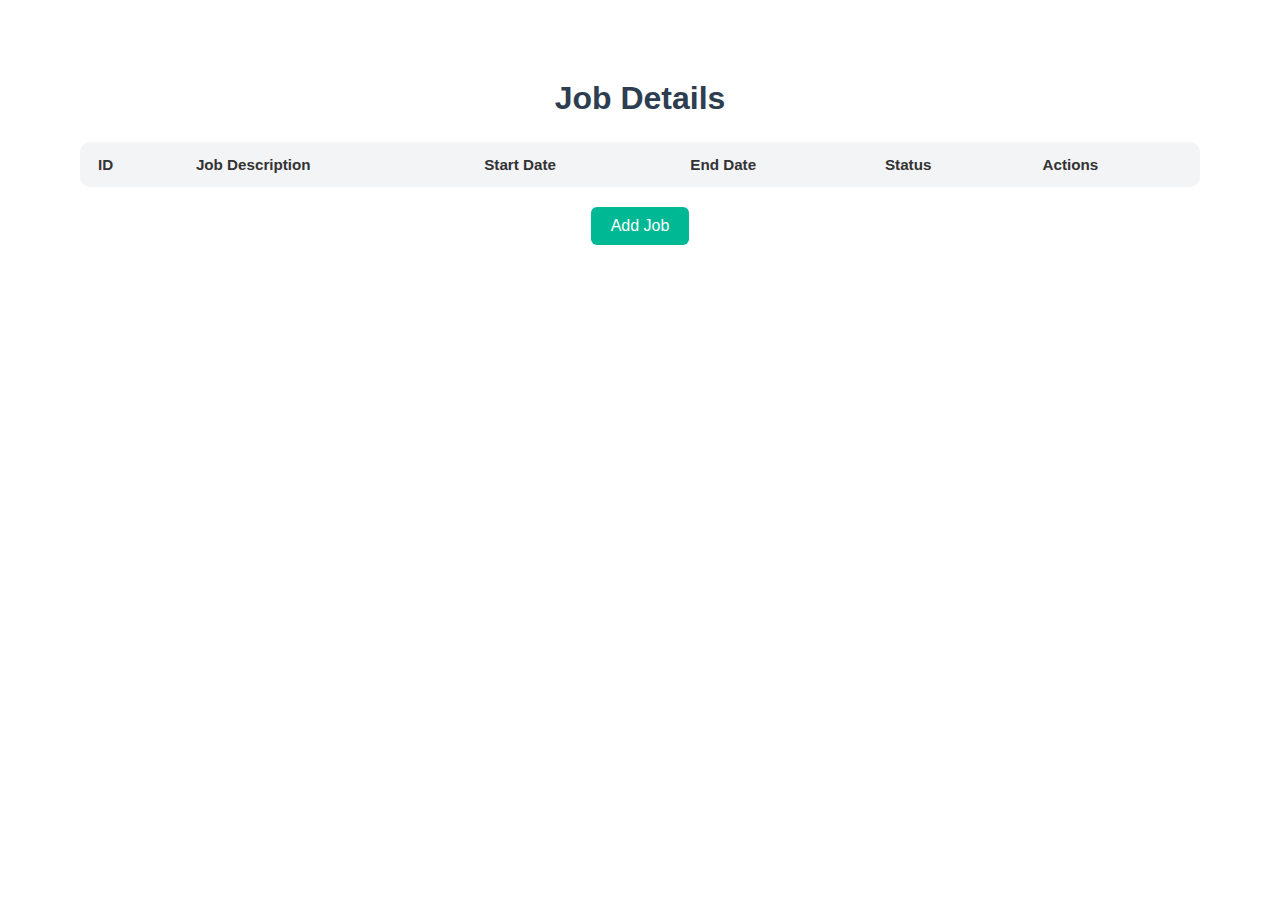
<file: index.html>
<!DOCTYPE html>
<html lang="en">
<head>
  <meta charset="UTF-8" />
  <meta name="viewport" content="width=device-width, initial-scale=1.0"/>
  <title>Job Tracker</title>
  <link rel="stylesheet" href="style.css" />
</head>
<body>
  <div class="container">
    <h1>Job Details</h1>
    <table id="jobTable">
      <thead>
        <tr>
          <th>ID</th>
          <th>Job Description</th>
          <th>Start Date</th>
          <th>End Date</th>
          <th>Status</th>
          <th>Actions</th>
        </tr>
      </thead>
      <tbody></tbody>
    </table>

    <a href="form.html"><button>Add Job</button></a>
  </div>

  <script>
    const tbody = document.querySelector('#jobTable tbody');
    let jobs = JSON.parse(localStorage.getItem('jobs')) || [];

    function renderTable() {
      tbody.innerHTML = '';
      jobs.forEach((job, index) => {
        const row = document.createElement('tr');
        row.innerHTML = `
          <td>${index + 1}</td>
          <td><a href="details.html?index=${index}">${job.description}</a></td>
          <td>${job.startDate}</td>
          <td>${job.endDate}</td>
          <td class="${job.status.replace(/\s+/g, '')}">${job.status}</td>
          <td>
            <a href="form.html?index=${index}"><button class="edit-btn">Edit</button></a>
            <button class="delete-btn" onclick="deleteJob(${index})">Delete</button>
          </td>
        `;
        tbody.appendChild(row);
      });
    }

    function deleteJob(index) {
      if (confirm('Are you sure you want to delete this job?')) {
        jobs.splice(index, 1);
        localStorage.setItem('jobs', JSON.stringify(jobs));
        renderTable();
      }
    }

    renderTable();
  </script>
</body>
</html>
</file>
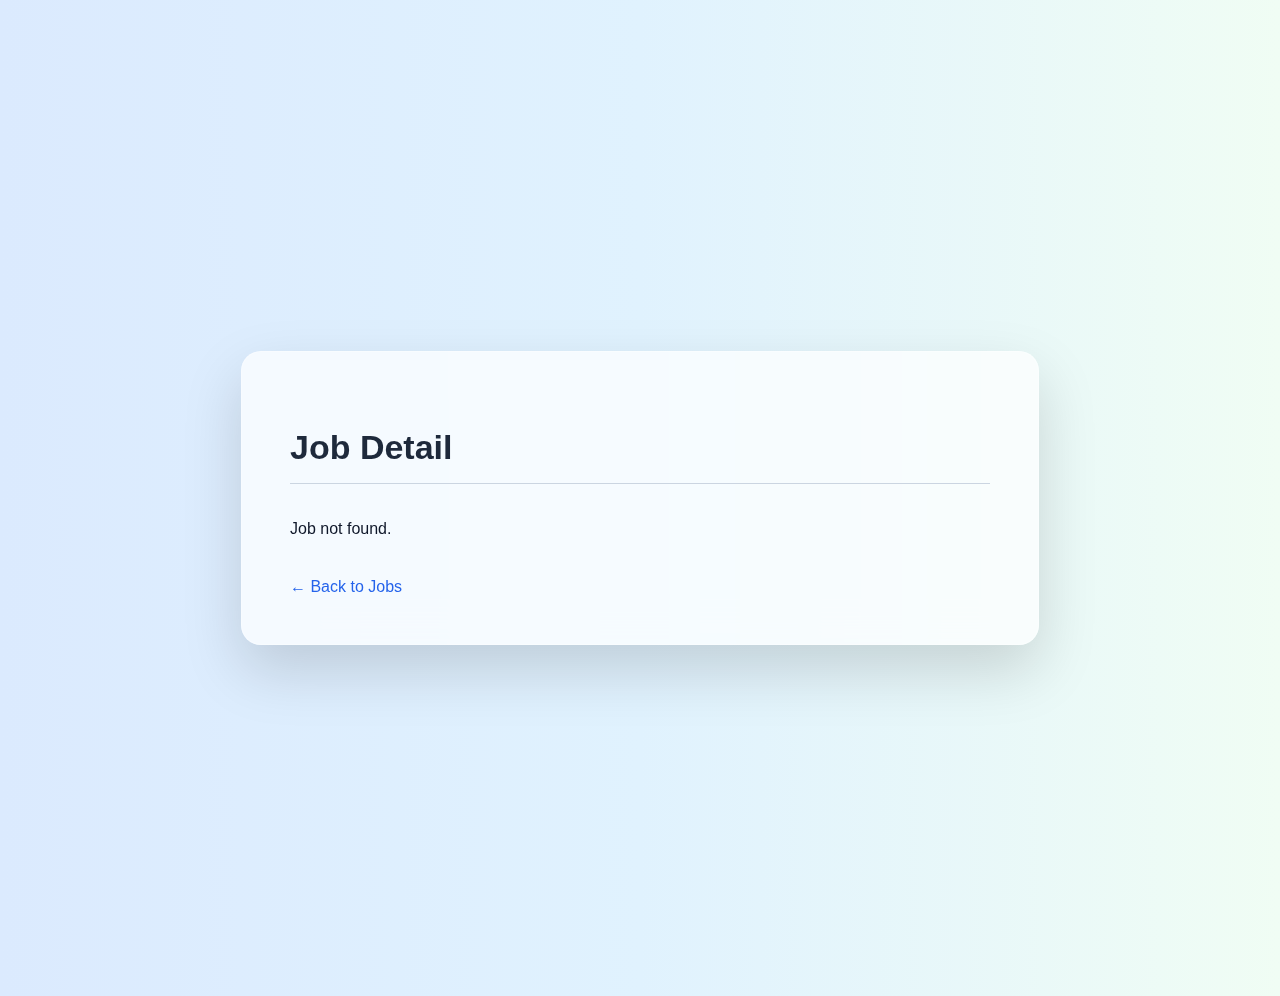
<file: details.html>
<!DOCTYPE html>
<html lang="en">
<head>
  <meta charset="UTF-8" />
  <meta name="viewport" content="width=device-width, initial-scale=1.0"/>
  <title>Job Details</title>
  <style>
    :root {
      --text: #0f172a;
      --muted: #64748b;
      --primary: #2563eb;
      --glass-bg: rgba(255, 255, 255, 0.7);
      --border: rgba(255, 255, 255, 0.3);
      --radius: 20px;
    }

    body {
      font-family: 'Inter', sans-serif;
      background: linear-gradient(to right, #dbeafe, #e0f2fe, #f0fdf4);
      min-height: 100vh;
      display: flex;
      align-items: center;
      justify-content: center;
      padding: 40px 20px;
      color: var(--text);
    }

    .container {
      backdrop-filter: blur(20px);
      background-color: var(--glass-bg);
      border: 1px solid var(--border);
      border-radius: var(--radius);
      max-width: 700px;
      width: 100%;
      padding: 48px;
      box-shadow: 0 25px 60px rgba(0, 0, 0, 0.15);
      animation: fadeInUp 0.6s ease;
    }

    h2 {
      font-size: 34px;
      font-weight: 600;
      margin-bottom: 36px;
      color: #1e293b;
      border-bottom: 1px solid #cbd5e1;
      padding-bottom: 16px;
    }

    .detail-group {
      margin-bottom: 28px;
    }

    .label {
      font-size: 15px;
      font-weight: 500;
      color: var(--muted);
      margin-bottom: 4px;
    }

    .value {
      font-size: 18px;
      font-weight: 500;
      line-height: 1.6;
      color: #1f2937;
    }

    .status-tag {
      display: inline-block;
      padding: 6px 18px;
      font-size: 15px;
      font-weight: 600;
      border-radius: 9999px;
      text-transform: capitalize;
      border: 1px solid transparent;
      transition: 0.3s ease;
    }

    .Completed {
      background-color: #dcfce7;
      color: #166534;
      border-color: #bbf7d0;
    }

    .Ongoing {
      background-color: #fef9c3;
      color: #92400e;
      border-color: #fde68a;
    }

    .Rejected {
      background-color: #fee2e2;
      color: #991b1b;
      border-color: #fecaca;
    }

    a {
      display: inline-block;
      margin-top: 40px;
      text-decoration: none;
      font-size: 16px;
      font-weight: 500;
      color: var(--primary);
      transition: all 0.25s ease;
    }

    a:hover {
      text-decoration: underline;
      color: #1d4ed8;
    }

  </style>
</head>
<body>
  <div class="container">
    <h2>Job Detail</h2>
    <div id="detailContent"></div>
    <a href="index.html">← Back to Jobs</a>
  </div>

  <script>
    const params = new URLSearchParams(window.location.search);
    const index = params.get('index');
    const jobs = JSON.parse(localStorage.getItem('jobs')) || [];
    const detailContent = document.getElementById('detailContent');

    if (index !== null && jobs[index]) {
      const job = jobs[index];
      detailContent.innerHTML = `
        <div class="detail-group">
          <div class="label">Description</div>
          <div class="value">${job.description}</div>
        </div>
        <div class="detail-group">
          <div class="label">Start Date</div>
          <div class="value">${job.startDate}</div>
        </div>
        <div class="detail-group">
          <div class="label">End Date</div>
          <div class="value">${job.endDate}</div>
        </div>
        <div class="detail-group">
          <div class="label">Status</div>
          <div class="value"><span class="status-tag ${job.status.replace(/\s+/g, '')}">${job.status}</span></div>
        </div>
      `;
    } else {
      detailContent.textContent = "Job not found.";
    }
  </script>
</body>
</html>
</file>
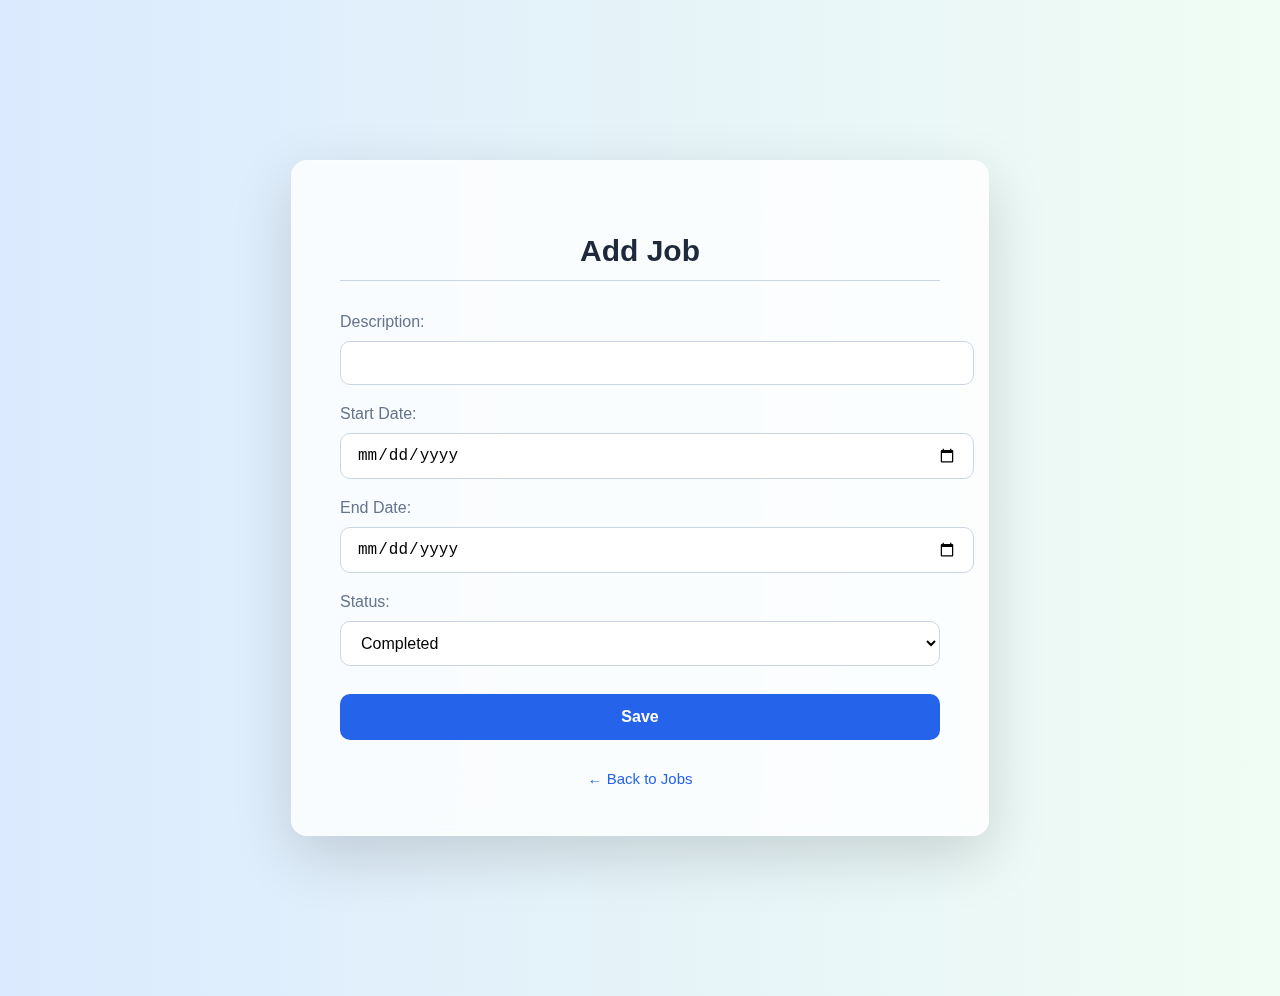
<file: form.html>
<!DOCTYPE html>
<html lang="en">
<head>
  <meta charset="UTF-8" />
  <meta name="viewport" content="width=device-width, initial-scale=1.0"/>
  <title>Add/Edit Job</title>
  <style>
    :root {
      --bg: linear-gradient(to right, #dbeafe, #f0fdf4);
      --card-bg: rgba(255, 255, 255, 0.8);
      --border: rgba(255, 255, 255, 0.3);
      --text: #1e293b;
      --muted: #64748b;
      --primary: #2563eb;
      --radius: 16px;
    }

    body {
      font-family: 'Inter', sans-serif;
      background: var(--bg);
      min-height: 100vh;
      display: flex;
      justify-content: center;
      align-items: center;
      padding: 40px 20px;
      color: var(--text);
    }

    .container {
      max-width: 600px;
      width: 100%;
      background-color: var(--card-bg);
      backdrop-filter: blur(18px);
      border: 1px solid var(--border);
      border-radius: var(--radius);
      box-shadow: 0 20px 60px rgba(0, 0, 0, 0.15);
      padding: 48px;
      animation: fadeInUp 0.5s ease;
    }

    h2 {
      font-size: 30px;
      font-weight: 600;
      margin-bottom: 32px;
      border-bottom: 1px solid #cbd5e1;
      padding-bottom: 12px;
      text-align: center;
    }

    label {
      display: block;
      font-weight: 500;
      margin-bottom: 6px;
      margin-top: 20px;
      color: var(--muted);
    }

    input, select {
      width: 100%;
      padding: 12px 16px;
      border: 1px solid #cbd5e1;
      border-radius: 10px;
      font-size: 16px;
      margin-top: 4px;
      background-color: white;
      transition: border-color 0.3s;
    }

    input:focus, select:focus {
      border-color: var(--primary);
      outline: none;
    }

    button {
      margin-top: 28px;
      width: 100%;
      padding: 14px;
      background-color: var(--primary);
      color: white;
      font-weight: 600;
      font-size: 16px;
      border: none;
      border-radius: 10px;
      cursor: pointer;
      transition: background-color 0.3s ease;
    }

    button:hover {
      background-color: #1d4ed8;
    }

    a {
      display: block;
      margin-top: 30px;
      text-align: center;
      text-decoration: none;
      color: var(--primary);
      font-weight: 500;
      font-size: 15px;
      transition: color 0.25s ease;
    }

    a:hover {
      text-decoration: underline;
      color: #1e40af;
    }
  </style>
</head>
<body>
  <div class="container">
    <h2 id="formTitle">Add Job</h2>
    <form id="jobInputForm">
      <label>Description:</label>
      <input type="text" id="description" required />
      <label>Start Date:</label>
      <input type="date" id="startDate" required />
      <label>End Date:</label>
      <input type="date" id="endDate" required />
      <label>Status:</label>
      <select id="status">
        <option value="Completed">Completed</option>
        <option value="Rejected">Rejected</option>
        <option value="On Going">On Going</option>
        <option value="In Review">In Review</option>
        <option value="Pending">Pending</option>
      </select>
      <button type="submit">Save</button>
    </form>
    <a href="index.html">← Back to Jobs</a>
  </div>

  <script>
    const form = document.getElementById('jobInputForm');
    const urlParams = new URLSearchParams(window.location.search);
    const index = urlParams.get('index');
    let jobs = JSON.parse(localStorage.getItem('jobs')) || [];

    if (index !== null) {
      document.getElementById('formTitle').textContent = 'Edit Job';
      const job = jobs[index];
      document.getElementById('description').value = job.description;
      document.getElementById('startDate').value = job.startDate;
      document.getElementById('endDate').value = job.endDate;
      document.getElementById('status').value = job.status;
    }

    form.addEventListener('submit', function(e) {
      e.preventDefault();
      const job = {
        description: document.getElementById('description').value,
        startDate: document.getElementById('startDate').value,
        endDate: document.getElementById('endDate').value,
        status: document.getElementById('status').value
      };

      if (index !== null) {
        jobs[index] = job;
      } else {
        jobs.push(job);
      }

      localStorage.setItem('jobs', JSON.stringify(jobs));
      window.location.href = 'index.html';
    });
  </script>
</body>
</html>
</file>
<file: style.css>
* {
  margin: 0;
  padding: 0;
  box-sizing: border-box;
}

body {
  font-family: 'Segoe UI', Arial, sans-serif;
  padding: 50px;
  color: #333;
}

.container {
  margin: auto;
  background-color: white;
  padding: 30px;
  border-radius: 10px;
  max-width: 1200px;
  width: 100%;
}

h1 {
  text-align: center;
  margin-bottom: 25px;
  font-size: 2rem;
  color: #2c3e50;
  font-weight: 700;
}

table {
  width: 100%;
  border-collapse: collapse;
  border-radius: 10px;
  overflow: hidden;
}

thead {
  background-color: #f3f4f6;
  font-weight: 600;
}

th, td {
  text-align: left;
  padding: 14px 18px;
  font-size: 0.95rem;
}

tbody tr {
  border-bottom: 1px solid #e0e0e0;
}

tbody tr:hover {
  background-color: #f8f8f8;
}

a {
  color: #6c5ce7;
  font-weight: 600;
  text-decoration: none;
}

button {
  border: none;
  padding: 8px 16px;
  border-radius: 6px;
  cursor: pointer;
  transition: background 0.3s ease, transform 0.2s ease;
  font-weight: 500;
}

button:hover {
  transform: scale(1.05);
}

.edit-btn {
  background-color: #0984e3;
  color: white;
  margin-right: 6px;
  padding: 10px 40px;
}

.delete-btn {
  background-color: #d63031;
  color: white;
  padding: 10px 40px;
}

.container > a > button {
  background-color: #00b894;
  color: white;
  margin-top: 20px;
  font-size: 1rem;
  padding: 10px 20px;
  display: block;
  margin-left: auto;
  margin-right: auto;
}

.container > a > button:hover {
  background-color: rgb(28, 201, 28);
}

.Completed {
  color: #27ae60;
  font-weight: bold;
}

.Rejected {
  color: #e74c3c;
  font-weight: bold;
}

.OnGoing {
  color: #f39c12;
  font-weight: bold;
}

.InReview {
  color: #8e44ad;
  font-weight: bold;
}

.Pending {
  color: #e67e22;
  font-weight: bold;
}
</file>
